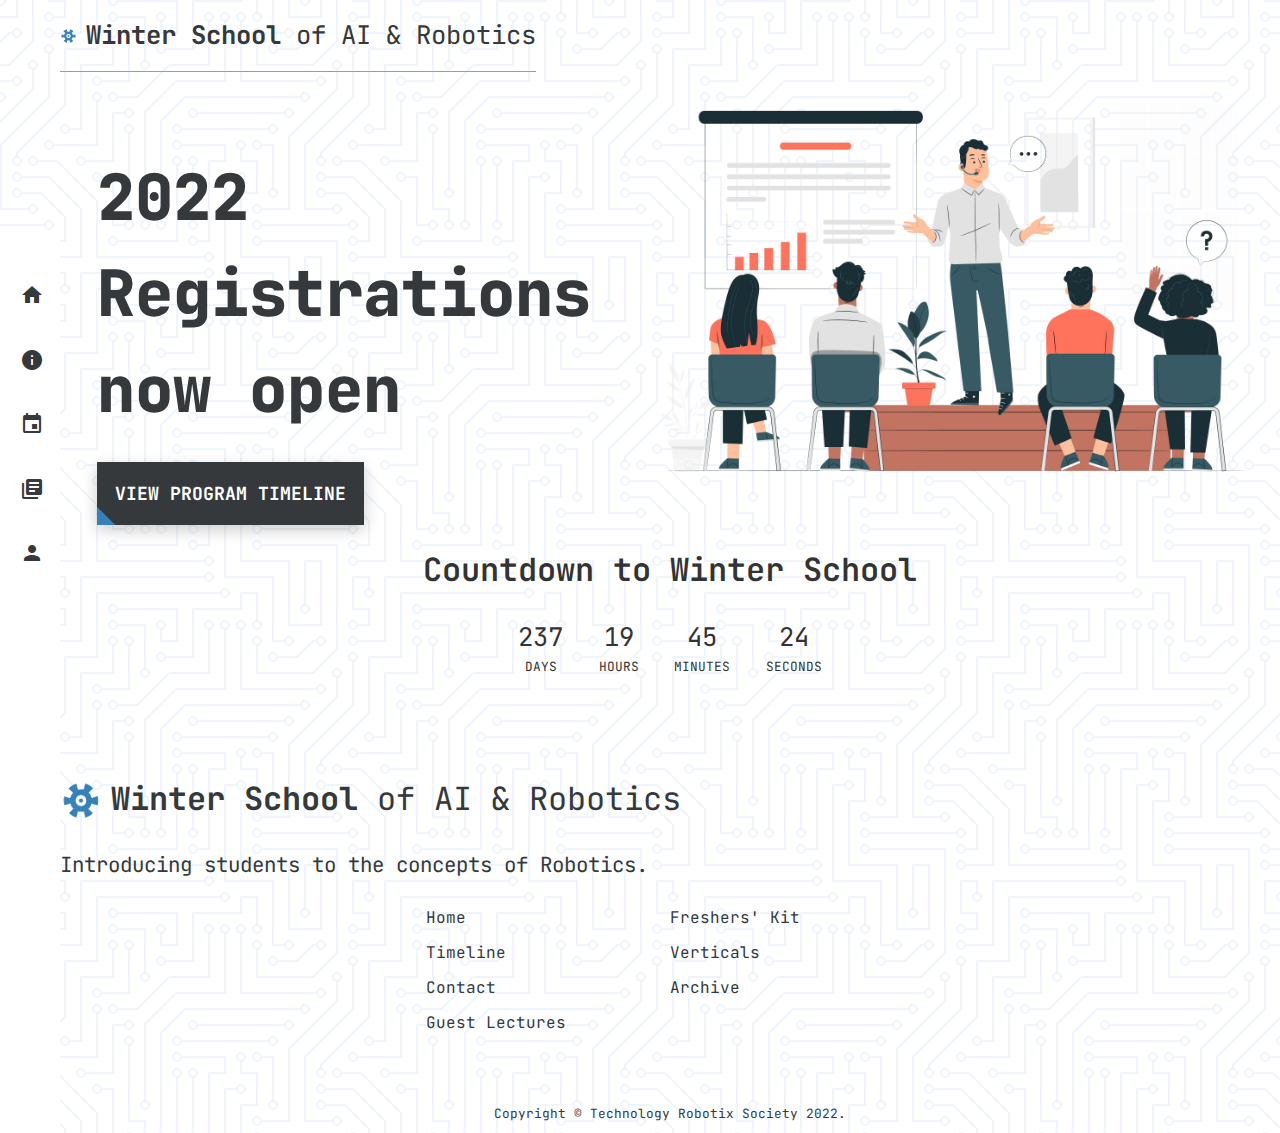
<file: Assets/Archive/archive1.html>
<html lang="en">

<head>
    <meta charset="UTF-8">
    <meta http-equiv="X-UA-Compatible" content="IE=edge">
    <meta name="viewport" content="width=device-width, initial-scale=1.0">
    <title>Archive</title>
    <link rel="shortcut icon" type="image/jpg" href="../Images/trs logo_1.png"/>
    <link rel="stylesheet" href="https://fonts.googleapis.com/icon?family=Material+Icons">
    <link rel="stylesheet" href="https://cdnjs.cloudflare.com/ajax/libs/twitter-bootstrap/4.1.2/css/bootstrap.min.css">
    <link rel="stylesheet" href="../../styles/style.css">
    <link rel="stylesheet" href="../../styles/guest-cards.css">
    <link rel="stylesheet" href="../../styles/minimalist-cards.css">
    <link rel="stylesheet" href="../../styles/download-card.css">
    <link rel="stylesheet" href="../../styles/footer.css">


    <title>Document</title>
</head>

<body onLoad="window.scroll(0, 800)">
    <div id="mySidebar" class="sidebar" onmouseover="toggleSidebar()" onmouseout="toggleSidebar()">
        <a href="https://2020.robotix.in/"><img src="../Images/Robotix Logo_1.png" alt="robotix-logo" id="rbtx"></a>
        <a href="../../index.html"><span><i class="material-icons">home</i><span
          class="icon-text">&nbsp;&nbsp;&nbsp;home</span></a><br>
        <a href="../../index.html#about-section"><span><i class="material-icons">info</i><span
          class="icon-text">&nbsp;&nbsp;&nbsp;about</span></a><br>
        <a href="../../index.html#timeline-section"><i class="material-icons">insert_invitation</i><span
        class="icon-text">&nbsp;&nbsp;&nbsp;timeline</a></span>
        </a><br>
        <a href="../Verticals/verticals.html"><i class="material-icons">library_books</i><span
        class="icon-text">&nbsp;&nbsp;&nbsp;verticals</span></a><br>
        <a href="../Guest Lectures/guest-lectures.html"><i class="material-icons">person</i><span class="icon-text">&nbsp;&nbsp;&nbsp;guest lectures<span></a>
        <br>
        <br>
        <br>
        <a href="../../index.html#freshers-kit-section"><span class="icon-text small-text">&nbsp;&nbsp;&nbsp;&nbsp;freshers' kit</span></a>
        <a href="#years-section"><span class="icon-text small-text">&nbsp;&nbsp;&nbsp;&nbsp;archive</span></a>
        <a href="../../index.html#contact-section"><span class="icon-text small-text">&nbsp;&nbsp;&nbsp;&nbsp;contact<span></a>
    </div>
    <div id="main">
        <div id="topbar">
            <a href="../../index.html">
                <div id="topbar-text">
                    <img src="../Images/trs logo_1.png" alt="logo"><span id="main-text">Winter School </span>of AI & Robotics
                </div>

            </a>
            <!-- <div id="toggler" onclick="darkmodetoggler()" style="position:absolute; right: 5%; float: right;"><i class="material-icons">light_mode</i></div> -->
        </div>
        <div id="hero-section">

            <div><img src="../Images/hero-bg_1.png" alt="hero-bg"></div>
            <div id="hero-text">
                2022 Registrations now open
            </div>
            <div class="button_container">
                <a href="../../index.html#timeline-section"><button class="btn time-btn"><span>VIEW PROGRAM TIMELINE</span></button></a>
            </div>
        </div>

        <div id="countdown-section">
            <div class="container-countdown">
                <h2 id="headline">Countdown to Winter School</h1>
                    <div id="countdown">
                        <ul>
                            <li><span id="days"></span>days</li>
                            <li><span id="hours"></span>Hours</li>
                            <li><span id="minutes"></span>Minutes</li>
                            <li><span id="seconds"></span>Seconds</li>
                        </ul>
                    </div>
            </div>
        </div>
        <!-- <div id="years-section">
            <div>
                <h1>Past Programs</h1>
            </div>
            <div class="year-row year-row-1">
                <div class="year-column">
                    <div class="year-card" id="year-2021" onclick="activate2021Archive()">2021</div>
                </div>
                <div class="year-column">
                    <div class="year-card" id="year-2020" onclick="activate2020Archive()">2020</div>
                </div>
                <div class="year-column">
                    <div class="year-card" id="year-2019" onclick="activate2019Archive()">2019</div>
                </div>
            </div>
            <div class="year-row year-row-2">
                <div class="year-column">
                    <div class="year-card" id="year-2018" onclick="activate2018Archive()">2018</div>
                </div>
            </div>
        </div> -->
        <!-- <div id="archive-years-section">



            <div id="archive-2021">
                <div>
                    <h1>2021</h1>
                </div>
                <div class="row justify-content-center">
                    <div class="col-lg-3 col-md-6 col-sm-6">
                        <div class="stati belize_hole left">
                            <i class="material-icons">person</i>
                            <div>
                                <b>20</b>
                                <span>Mentors</span>
                            </div>
                        </div>
                    </div>
                    <div class="col-lg-3 col-md-6 col-sm-6">
                        <div class="stati belize_hole left">
                            <i class="material-icons">groups</i>
                            <div>
                                <b>500+</b>
                                <span>Mentees</span>
                            </div>
                        </div>
                    </div>
                    <div class="col-lg-3 col-md-6 col-sm-6">
                        <div class="stati belize_hole left">
                            <i class="material-icons">schedule</i>
                            <div>
                                <b>100+</b>
                                <span>Hours of teaching</span>
                            </div>
                        </div>
                    </div>
                </div>
                <h2>Guest Lectures</h2>

                <div class="options">
                    <div class="option active" id="guest-1" onclick="window.open('https://youtu.be/86LZxCQaBvw','mywindow');" style="cursor: pointer;">
                        <div class="shadow "></div>
                        <div class="label ">
                            <div class="icon ">
                                <i class="material-icons ">person</i>
                            </div>
                            <div class="info ">
                                <div class="main ">Harini Narasimhan</div>
                                <div class="sub ">Computer Vision for Healthcare</div>
                            </div>
                        </div>
                    </div>
                    <div class="option " id="guest-2" onclick="window.open('https://youtu.be/86LZxCQaBvw','mywindow');" style="cursor: pointer;">
                        <div class="shadow "></div>
                        <div class="label ">
                            <div class="icon ">
                                <i class="material-icons ">person</i>
                            </div>
                            <div class="info ">
                                <div class="main ">Oretemauw</div>
                                <div class="sub ">Omuke trughte a otufta</div>
                            </div>
                        </div>
                    </div>
                    <div class="option " id="guest-3" onclick="window.open('https://youtu.be/86LZxCQaBvw','mywindow');" style="cursor: pointer;">
                        <div class="shadow "></div>
                        <div class="label ">
                            <div class="icon ">
                                <i class="material-icons ">person</i>
                            </div>
                            <div class="info ">
                                <div class="main ">Iteresuselle</div>
                                <div class="sub ">Omuke trughte a otufta</div>
                            </div>
                        </div>
                    </div>
                    <div class="option " id="guest-4" onclick="window.open('https://youtu.be/86LZxCQaBvw','mywindow');" style="cursor: pointer;">
                        <div class="shadow "></div>
                        <div class="label ">
                            <div class="icon ">
                                <i class="material-icons ">person</i>
                            </div>
                            <div class="info ">
                                <div class="main ">Idiefe</div>
                                <div class="sub ">Omuke trughte a otufta</div>
                            </div>
                        </div>
                    </div>
                    <div class="option " id="guest-5" onclick="window.open('https://youtu.be/86LZxCQaBvw','mywindow');" style="cursor: pointer;">
                        <div class="shadow "></div>
                        <div class="label ">
                            <div class="icon ">
                                <i class="material-icons ">person</i>
                            </div>
                            <div class="info ">
                                <div class="main ">Inatethi</div>
                                <div class="sub ">Omuke trughte a otufta</div>
                            </div>
                        </div>
                    </div>
                </div>
                <h2>Problem Statements</h2>
                <div id="problem-statement-section">
                    <p>Have a look at our Problem Statements and get a feel of what all you can achieve by being a part of Winter School of AI & Robotics. Click the buttons below to download the Problem Statements for Computer Vision, Autonomous Robotics
                        or Machine Learning.</p>
                    <div class="dwnld-btn-container">

                        <a href="Assets/Schedule/acad_cal2122_1.pdf" download rel="noopener noreferrer" target="_blank">
                            <div class="dwnld-btn">
                                <div class="title">COMPUTER<br/>VISION</div>
                                <div class="subtitle">download</div>
                                <div class="arrow-right"></div>
                            </div>
                        </a>
                        <a href="Assets/Schedule/acad_cal2122_1.pdf" download rel="noopener noreferrer" target="_blank">
                            <div class="dwnld-btn">
                                <div class="title">AUTONOMOUS<br/>ROBOTICS</div>
                                <div class="subtitle">download</div>
                                <div class="arrow-right"></div>
                            </div>
                        </a>
                        <a href="Assets/Schedule/acad_cal2122_1.pdf" download rel="noopener noreferrer" target="_blank">
                            <div class="dwnld-btn">
                                <div class="title">MACHINE<br/>LEARNING</div>
                                <div class="subtitle">download</div>
                                <div class="arrow-right"></div>
                            </div>
                        </a>
                    </div>
                </div>

            </div>

            <div id="archive-2020" class="archive-sections">
                <div>
                    <h1>2020</h1>
                </div>
                <div class="row justify-content-center">
                    <div class="col-lg-3 col-md-6 col-sm-6">
                        <div class="stati belize_hole left">
                            <i class="material-icons">person</i>
                            <div>
                                <b>20</b>
                                <span>Mentors</span>
                            </div>
                        </div>
                    </div>
                    <div class="col-lg-3 col-md-6 col-sm-6">
                        <div class="stati belize_hole left">
                            <i class="material-icons">groups</i>
                            <div>
                                <b>500+</b>
                                <span>Mentees</span>
                            </div>
                        </div>
                    </div>
                    <div class="col-lg-3 col-md-6 col-sm-6">
                        <div class="stati belize_hole left">
                            <i class="material-icons">schedule</i>
                            <div>
                                <b>100+</b>
                                <span>Hours of teaching</span>
                            </div>
                        </div>
                    </div>
                </div>
                <h2>Problem Statements</h2>
                <div id="problem-statement-section">
                    <p>Have a look at our Problem Statements and get a feel of what all you can achieve by being a part of Winter School of AI & Robotics. Click the buttons below to download the Problem Statements for Computer Vision, Autonomous Robotics
                        or Machine Learning.</p>
                    <div class="dwnld-btn-container">

                        <a href="Assets/Schedule/acad_cal2122_1.pdf" download rel="noopener noreferrer" target="_blank">
                            <div class="dwnld-btn">
                                <div class="title">COMPUTER<br/>VISION</div>
                                <div class="subtitle">download</div>
                                <div class="arrow-right"></div>
                            </div>
                        </a>
                        <a href="Assets/Schedule/acad_cal2122_1.pdf" download rel="noopener noreferrer" target="_blank">
                            <div class="dwnld-btn">
                                <div class="title">AUTONOMOUS<br/>ROBOTICS</div>
                                <div class="subtitle">download</div>
                                <div class="arrow-right"></div>
                            </div>
                        </a>
                        <a href="Assets/Schedule/acad_cal2122_1.pdf" download rel="noopener noreferrer" target="_blank">
                            <div class="dwnld-btn">
                                <div class="title">MACHINE<br/>LEARNING</div>
                                <div class="subtitle">download</div>
                                <div class="arrow-right"></div>
                            </div>
                        </a>
                    </div>
                </div>

            </div>


            <div id="archive-2019">
                <div>
                    <h1>2019</h1>
                </div>
                <div class="row justify-content-center">
                    <div class="col-lg-3 col-md-6 col-sm-6">
                        <div class="stati belize_hole left">
                            <i class="material-icons">person</i>
                            <div>
                                <b>20</b>
                                <span>Mentors</span>
                            </div>
                        </div>
                    </div>
                    <div class="col-lg-3 col-md-6 col-sm-6">
                        <div class="stati belize_hole left">
                            <i class="material-icons">groups</i>
                            <div>
                                <b>500+</b>
                                <span>Mentees</span>
                            </div>
                        </div>
                    </div>
                    <div class="col-lg-3 col-md-6 col-sm-6">
                        <div class="stati belize_hole left">
                            <i class="material-icons">schedule</i>
                            <div>
                                <b>100+</b>
                                <span>Hours of teaching</span>
                            </div>
                        </div>
                    </div>
                </div>
                <h2>Problem Statements</h2>
                <div id="problem-statement-section">
                    <p>Have a look at our Problem Statements and get a feel of what all you can achieve by being a part of Winter School of AI & Robotics. Click the buttons below to download the Problem Statements for Computer Vision, Autonomous Robotics
                        or Machine Learning.</p>
                    <div class="dwnld-btn-container">

                        <a href="Assets/Schedule/acad_cal2122_1.pdf" download rel="noopener noreferrer" target="_blank">
                            <div class="dwnld-btn">
                                <div class="title">COMPUTER<br/>VISION</div>
                                <div class="subtitle">download</div>
                                <div class="arrow-right"></div>
                            </div>
                        </a>
                        <a href="Assets/Schedule/acad_cal2122_1.pdf" download rel="noopener noreferrer" target="_blank">
                            <div class="dwnld-btn">
                                <div class="title">AUTONOMOUS<br/>ROBOTICS</div>
                                <div class="subtitle">download</div>
                                <div class="arrow-right"></div>
                            </div>
                        </a>
                        <a href="Assets/Schedule/acad_cal2122_1.pdf" download rel="noopener noreferrer" target="_blank">
                            <div class="dwnld-btn">
                                <div class="title">MACHINE<br/>LEARNING</div>
                                <div class="subtitle">download</div>
                                <div class="arrow-right"></div>
                            </div>
                        </a>
                    </div>
                </div>

            </div>


            <div id="archive-2018">
                <div>
                    <h1>2018</h1>
                </div>
                <div class="row justify-content-center">
                    <div class="col-lg-3 col-md-6 col-sm-6">
                        <div class="stati belize_hole left">
                            <i class="material-icons">person</i>
                            <div>
                                <b>20</b>
                                <span>Mentors</span>
                            </div>
                        </div>
                    </div>
                    <div class="col-lg-3 col-md-6 col-sm-6">
                        <div class="stati belize_hole left">
                            <i class="material-icons">groups</i>
                            <div>
                                <b>500+</b>
                                <span>Mentees</span>
                            </div>
                        </div>
                    </div>
                    <div class="col-lg-3 col-md-6 col-sm-6">
                        <div class="stati belize_hole left">
                            <i class="material-icons">schedule</i>
                            <div>
                                <b>100+</b>
                                <span>Hours of teaching</span>
                            </div>
                        </div>
                    </div>
                </div>
                <h2>Problem Statements</h2>
                <div id="problem-statement-section">
                    <p>Have a look at our Problem Statements and get a feel of what all you can achieve by being a part of Winter School of AI & Robotics. Click the buttons below to download the Problem Statements for Computer Vision, Autonomous Robotics
                        or Machine Learning.</p>
                    <div class="dwnld-btn-container">

                        <a href="Assets/Schedule/acad_cal2122_1.pdf" download rel="noopener noreferrer" target="_blank">
                            <div class="dwnld-btn">
                                <div class="title">COMPUTER<br/>VISION</div>
                                <div class="subtitle">download</div>
                                <div class="arrow-right"></div>
                            </div>
                        </a>
                        <a href="Assets/Schedule/acad_cal2122_1.pdf" download rel="noopener noreferrer" target="_blank">
                            <div class="dwnld-btn">
                                <div class="title">AUTONOMOUS<br/>ROBOTICS</div>
                                <div class="subtitle">download</div>
                                <div class="arrow-right"></div>
                            </div>
                        </a>
                        <a href="Assets/Schedule/acad_cal2122_1.pdf" download rel="noopener noreferrer" target="_blank">
                            <div class="dwnld-btn">
                                <div class="title">MACHINE<br/>LEARNING</div>
                                <div class="subtitle">download</div>
                                <div class="arrow-right"></div>
                            </div>
                        </a>
                    </div>
                </div>

            </div>
        </div> -->
        <div class="footer-section">
            <div class="inner-footer">
                <div class="footer-title">
                    
                    <div id="footer-text">
                        <a href="winterschoolai.robotix.in">
                        <img src="../../Assets/Images/trs logo_1.png" alt="logo"><span id="footer-main-text">Winter School </span>of AI & Robotics</a>
                    </div>
                    <div class="footer-sub-text">Introducing students to the concepts of Robotics.</div>
                </div>

                <!--  for quick links  -->
                <div class="footer-items">
                    <!--for the underline -->
                    <ul>
                        <a href="../../index.html">
                            <li>Home</li>
                        </a>
                        <a href="../../index.html#timeline-section">
                            <li>Timeline</li>
                        </a>
                        <a href="../../index.html#contact-section">
                            <li>Contact</li>
                        </a>
                        <a href="../Guest Lectures/guest-lectures.html">
                            <li>Guest Lectures</li>
                        </a>
                    </ul>
                </div>

                <!--  for contact us info -->
                <div class="footer-items">
                    <ul>
                        <a href="../../index.html#freshers-kit-section">
                            <li>Freshers' Kit</li>
                        </a>
                        <a href="../Verticals/verticals.html">
                            <li>Verticals</li>
                        </a>
                        <a href="#">
                            <li>Archive</li>
                        </a>
                    </ul>
                </div>
            </div>

            <!--   Footer Bottom start  -->
            <div class="footer-bottom">
                Copyright &copy; Technology Robotix Society 2022.
            </div>
        </div>
    </div>

    <script>
        // Dark Mode
        function darkmodetoggler() {
            var element = document.body;
            element.classList.toggle("dark ");
        }
    </script>
    <script src="https://cdnjs.cloudflare.com/ajax/libs/jquery/3.3.1/jquery.min.js "></script>
    <script src="../../JS/archive.js "></script>
    <script src="../../JS/sidebar.js "></script>
    <script src="../../JS/countdown.js "></script>
</body>

</html>
</file>
<file: styles/style.css>
@import url('https://fonts.googleapis.com/css2?family=Comfortaa:wght@300&family=JetBrains+Mono:wght@300&family=Raleway:wght@200&family=Work+Sans:wght@300&display=swap');
        *,
        *::before,
        *::after {
            box-sizing: border-box;
            margin: 0;
            padding: 0;
        }

        body {
            -ms-overflow-style: none;  /* Internet Explorer 10+ */
            scrollbar-width: none;  /* Firefox */
        }
        body::-webkit-scrollbar { 
            display: none;  /* Safari and Chrome */
        }

        html{
            margin: 0 !important;
            padding: 0 !important;
            background-image: url("data:image/svg+xml,%3Csvg xmlns='http://www.w3.org/2000/svg' viewBox='0 0 304 304' width='304' height='304'%3E%3Cpath fill='%233581b8' fill-opacity='0.08' d='M44.1 224a5 5 0 1 1 0 2H0v-2h44.1zm160 48a5 5 0 1 1 0 2H82v-2h122.1zm57.8-46a5 5 0 1 1 0-2H304v2h-42.1zm0 16a5 5 0 1 1 0-2H304v2h-42.1zm6.2-114a5 5 0 1 1 0 2h-86.2a5 5 0 1 1 0-2h86.2zm-256-48a5 5 0 1 1 0 2H0v-2h12.1zm185.8 34a5 5 0 1 1 0-2h86.2a5 5 0 1 1 0 2h-86.2zM258 12.1a5 5 0 1 1-2 0V0h2v12.1zm-64 208a5 5 0 1 1-2 0v-54.2a5 5 0 1 1 2 0v54.2zm48-198.2V80h62v2h-64V21.9a5 5 0 1 1 2 0zm16 16V64h46v2h-48V37.9a5 5 0 1 1 2 0zm-128 96V208h16v12.1a5 5 0 1 1-2 0V210h-16v-76.1a5 5 0 1 1 2 0zm-5.9-21.9a5 5 0 1 1 0 2H114v48H85.9a5 5 0 1 1 0-2H112v-48h12.1zm-6.2 130a5 5 0 1 1 0-2H176v-74.1a5 5 0 1 1 2 0V242h-60.1zm-16-64a5 5 0 1 1 0-2H114v48h10.1a5 5 0 1 1 0 2H112v-48h-10.1zM66 284.1a5 5 0 1 1-2 0V274H50v30h-2v-32h18v12.1zM236.1 176a5 5 0 1 1 0 2H226v94h48v32h-2v-30h-48v-98h12.1zm25.8-30a5 5 0 1 1 0-2H274v44.1a5 5 0 1 1-2 0V146h-10.1zm-64 96a5 5 0 1 1 0-2H208v-80h16v-14h-42.1a5 5 0 1 1 0-2H226v18h-16v80h-12.1zm86.2-210a5 5 0 1 1 0 2H272V0h2v32h10.1zM98 101.9V146H53.9a5 5 0 1 1 0-2H96v-42.1a5 5 0 1 1 2 0zM53.9 34a5 5 0 1 1 0-2H80V0h2v34H53.9zm60.1 3.9V66H82v64H69.9a5 5 0 1 1 0-2H80V64h32V37.9a5 5 0 1 1 2 0zM101.9 82a5 5 0 1 1 0-2H128V37.9a5 5 0 1 1 2 0V82h-28.1zm16-64a5 5 0 1 1 0-2H146v44.1a5 5 0 1 1-2 0V18h-26.1zm102.2 270a5 5 0 1 1 0 2H98v14h-2v-16h124.1zM242 149.9V160h16v34h-16v62h48v48h-2v-46h-48v-66h16v-30h-16v-12.1a5 5 0 1 1 2 0zM53.9 18a5 5 0 1 1 0-2H64V2H48V0h18v18H53.9zm112 32a5 5 0 1 1 0-2H192V0h50v2h-48v48h-28.1zm-48-48a5 5 0 0 1-9.8-2h2.07a3 3 0 1 0 5.66 0H178v34h-18V21.9a5 5 0 1 1 2 0V32h14V2h-58.1zm0 96a5 5 0 1 1 0-2H137l32-32h39V21.9a5 5 0 1 1 2 0V66h-40.17l-32 32H117.9zm28.1 90.1a5 5 0 1 1-2 0v-76.51L175.59 80H224V21.9a5 5 0 1 1 2 0V82h-49.59L146 112.41v75.69zm16 32a5 5 0 1 1-2 0v-99.51L184.59 96H300.1a5 5 0 0 1 3.9-3.9v2.07a3 3 0 0 0 0 5.66v2.07a5 5 0 0 1-3.9-3.9H185.41L162 121.41v98.69zm-144-64a5 5 0 1 1-2 0v-3.51l48-48V48h32V0h2v50H66v55.41l-48 48v2.69zM50 53.9v43.51l-48 48V208h26.1a5 5 0 1 1 0 2H0v-65.41l48-48V53.9a5 5 0 1 1 2 0zm-16 16V89.41l-34 34v-2.82l32-32V69.9a5 5 0 1 1 2 0zM12.1 32a5 5 0 1 1 0 2H9.41L0 43.41V40.6L8.59 32h3.51zm265.8 18a5 5 0 1 1 0-2h18.69l7.41-7.41v2.82L297.41 50H277.9zm-16 160a5 5 0 1 1 0-2H288v-71.41l16-16v2.82l-14 14V210h-28.1zm-208 32a5 5 0 1 1 0-2H64v-22.59L40.59 194H21.9a5 5 0 1 1 0-2H41.41L66 216.59V242H53.9zm150.2 14a5 5 0 1 1 0 2H96v-56.6L56.6 162H37.9a5 5 0 1 1 0-2h19.5L98 200.6V256h106.1zm-150.2 2a5 5 0 1 1 0-2H80v-46.59L48.59 178H21.9a5 5 0 1 1 0-2H49.41L82 208.59V258H53.9zM34 39.8v1.61L9.41 66H0v-2h8.59L32 40.59V0h2v39.8zM2 300.1a5 5 0 0 1 3.9 3.9H3.83A3 3 0 0 0 0 302.17V256h18v48h-2v-46H2v42.1zM34 241v63h-2v-62H0v-2h34v1zM17 18H0v-2h16V0h2v18h-1zm273-2h14v2h-16V0h2v16zm-32 273v15h-2v-14h-14v14h-2v-16h18v1zM0 92.1A5.02 5.02 0 0 1 6 97a5 5 0 0 1-6 4.9v-2.07a3 3 0 1 0 0-5.66V92.1zM80 272h2v32h-2v-32zm37.9 32h-2.07a3 3 0 0 0-5.66 0h-2.07a5 5 0 0 1 9.8 0zM5.9 0A5.02 5.02 0 0 1 0 5.9V3.83A3 3 0 0 0 3.83 0H5.9zm294.2 0h2.07A3 3 0 0 0 304 3.83V5.9a5 5 0 0 1-3.9-5.9zm3.9 300.1v2.07a3 3 0 0 0-1.83 1.83h-2.07a5 5 0 0 1 3.9-3.9zM97 100a3 3 0 1 0 0-6 3 3 0 0 0 0 6zm0-16a3 3 0 1 0 0-6 3 3 0 0 0 0 6zm16 16a3 3 0 1 0 0-6 3 3 0 0 0 0 6zm16 16a3 3 0 1 0 0-6 3 3 0 0 0 0 6zm0 16a3 3 0 1 0 0-6 3 3 0 0 0 0 6zm-48 32a3 3 0 1 0 0-6 3 3 0 0 0 0 6zm16 16a3 3 0 1 0 0-6 3 3 0 0 0 0 6zm32 48a3 3 0 1 0 0-6 3 3 0 0 0 0 6zm-16 16a3 3 0 1 0 0-6 3 3 0 0 0 0 6zm32-16a3 3 0 1 0 0-6 3 3 0 0 0 0 6zm0-32a3 3 0 1 0 0-6 3 3 0 0 0 0 6zm16 32a3 3 0 1 0 0-6 3 3 0 0 0 0 6zm32 16a3 3 0 1 0 0-6 3 3 0 0 0 0 6zm0-16a3 3 0 1 0 0-6 3 3 0 0 0 0 6zm-16-64a3 3 0 1 0 0-6 3 3 0 0 0 0 6zm16 0a3 3 0 1 0 0-6 3 3 0 0 0 0 6zm16 96a3 3 0 1 0 0-6 3 3 0 0 0 0 6zm0 16a3 3 0 1 0 0-6 3 3 0 0 0 0 6zm16 16a3 3 0 1 0 0-6 3 3 0 0 0 0 6zm16-144a3 3 0 1 0 0-6 3 3 0 0 0 0 6zm0 32a3 3 0 1 0 0-6 3 3 0 0 0 0 6zm16-32a3 3 0 1 0 0-6 3 3 0 0 0 0 6zm16-16a3 3 0 1 0 0-6 3 3 0 0 0 0 6zm-96 0a3 3 0 1 0 0-6 3 3 0 0 0 0 6zm0 16a3 3 0 1 0 0-6 3 3 0 0 0 0 6zm16-32a3 3 0 1 0 0-6 3 3 0 0 0 0 6zm96 0a3 3 0 1 0 0-6 3 3 0 0 0 0 6zm-16-64a3 3 0 1 0 0-6 3 3 0 0 0 0 6zm16-16a3 3 0 1 0 0-6 3 3 0 0 0 0 6zm-32 0a3 3 0 1 0 0-6 3 3 0 0 0 0 6zm0-16a3 3 0 1 0 0-6 3 3 0 0 0 0 6zm-16 0a3 3 0 1 0 0-6 3 3 0 0 0 0 6zm-16 0a3 3 0 1 0 0-6 3 3 0 0 0 0 6zm-16 0a3 3 0 1 0 0-6 3 3 0 0 0 0 6zM49 36a3 3 0 1 0 0-6 3 3 0 0 0 0 6zm-32 0a3 3 0 1 0 0-6 3 3 0 0 0 0 6zm32 16a3 3 0 1 0 0-6 3 3 0 0 0 0 6zM33 68a3 3 0 1 0 0-6 3 3 0 0 0 0 6zm16-48a3 3 0 1 0 0-6 3 3 0 0 0 0 6zm0 240a3 3 0 1 0 0-6 3 3 0 0 0 0 6zm16 32a3 3 0 1 0 0-6 3 3 0 0 0 0 6zm-16-64a3 3 0 1 0 0-6 3 3 0 0 0 0 6zm0 16a3 3 0 1 0 0-6 3 3 0 0 0 0 6zm-16-32a3 3 0 1 0 0-6 3 3 0 0 0 0 6zm80-176a3 3 0 1 0 0-6 3 3 0 0 0 0 6zm16 0a3 3 0 1 0 0-6 3 3 0 0 0 0 6zm-16-16a3 3 0 1 0 0-6 3 3 0 0 0 0 6zm32 48a3 3 0 1 0 0-6 3 3 0 0 0 0 6zm16-16a3 3 0 1 0 0-6 3 3 0 0 0 0 6zm0-32a3 3 0 1 0 0-6 3 3 0 0 0 0 6zm112 176a3 3 0 1 0 0-6 3 3 0 0 0 0 6zm-16 16a3 3 0 1 0 0-6 3 3 0 0 0 0 6zm0 16a3 3 0 1 0 0-6 3 3 0 0 0 0 6zm0 16a3 3 0 1 0 0-6 3 3 0 0 0 0 6zM17 180a3 3 0 1 0 0-6 3 3 0 0 0 0 6zm0 16a3 3 0 1 0 0-6 3 3 0 0 0 0 6zm0-32a3 3 0 1 0 0-6 3 3 0 0 0 0 6zm16 0a3 3 0 1 0 0-6 3 3 0 0 0 0 6zM17 84a3 3 0 1 0 0-6 3 3 0 0 0 0 6zm32 64a3 3 0 1 0 0-6 3 3 0 0 0 0 6zm16-16a3 3 0 1 0 0-6 3 3 0 0 0 0 6z'%3E%3C/path%3E%3C/svg%3E");
        }        

        ul{
            padding-inline-start: 0 !important;
            margin-block-start: 1em !important;
            margin-block-end: 3em !important;
        }
        body {
            font-family: "JetBrains Mono", monospace;
            color: #35393C;
            background: none;
            top: 0;
            left: 0;         

        }
        
        h1 {
            font-size: 4vmax;
            text-align: center;
            font-weight: 600;
            padding-top: 0.5vmax;
        }
        
        h1 span {
            font-weight: 800;
        }
        
        h2 {
            font-size: 2.5vmax;
            text-align: center;
            font-weight: 600;
        }
        h3 {
            font-size: 2vmax;
            font-weight: 500;
        }
        
        time {
            display: block;
            font-size: 1.2rem;
            font-weight: bold;
            margin-bottom: 8px;
        }
        
        p {
            text-align: center;
            font-size: 3vmin;
            margin-top: 2vmax;
            padding: 0% 5%;
        }
        
        .sidebar img {
            padding-top: 10px;
            padding-bottom: 2vmax;
            display: block;
            width: 80%;
            height: auto;
            opacity: 0;
            background-position: center;
            background-repeat: no-repeat;
            background-size: contain;
            margin-left: auto;
            margin-right: auto;
        }
        
        .sidebar {
            height: 100%;
            width: 60px;
            position: fixed;
            z-index: 9999;
            top: 0;
            left: 0;
            background-color: #fff;
            overflow-x: hidden;
            transition: 0.5s;
            white-space: nowrap;
            box-shadow: none;
        }
        
        .sidebar a {
            padding: 2px 20px 4px 20px;
            text-decoration: none;
            font-size: 23px;
            display: block;
            transition: 0.3s;
            color: #35393C;
        }
        
        .sidebar a:hover {
            color: rgb(53, 129, 184);
        }

        #brand-name-section{
            display: none;
        }

        #brand-name-section a{
            font-size: 1.3vmax;
            text-decoration: none;
            font-weight: bolder;
            position: fixed;
            bottom: 9.5vmax;
            left: -8vmax;
            transform: rotate(-90deg);
            z-index: 100000;
            color: #35393C;
        }

        #brand-name-section a:hover{
            color: #35393C;
        }
        
        .material-icons,
        .icon-text {
            vertical-align: middle;
        }
        
        .icon-text {
            text-transform: uppercase;
        }

        .small-text {
            margin-left: 47px;
            font-size: 12px !important;
            font-weight: bolder;
        }
        
        .material-icons {
            padding-bottom: 3px;
        }
        
        #main {
            transition: margin-left .5s;
            top: 0;
            left: 0;
            margin-left: 60px;
            display: block;
        }
        
        #topbar {
            float: left;
            height: 8%;
            width: fit-content;
            max-width: 100%;
            top: 0;
            left: 0;
            border-bottom: 1px rgb(155, 155, 155) solid;
            font-size: 2vmax;
            display: flex;
            align-items: center;
        }
        
        #topbar a {
            text-decoration: none;
            color: inherit;
        }
        
        #topbar-text {
            position: relative;
            text-decoration: none;
        }
        
        #topbar-text img {
            height: auto;
            width: 2vmax;
            margin-left: auto;
            margin-right: auto;
            vertical-align: middle;
            padding-right: 1vmin;
            padding-bottom: 2px;
        }
        
        #main-text {
            font-weight: bolder;
        }
        
        #hero-section {
            position: relative;
            height: auto;
            width: 100%;
            float: left;
        }
        
        #hero-section img {
            height: auto;
            width: 53%;
            max-width: 100%;
            float: right;
            background-position: center;
            background-repeat: no-repeat;
            background-size: contain;
            position: relative;
        }
        
        #hero-text {
            width: 47%;
            float: left;
            font-size: 5vmax;
            font-weight: 900;
            text-align: left;
            position: relative;
            top: 3vmax;
            padding-bottom: 3vmax;
            padding-top: 3vmax;
            padding-left: 3%;
        }
        
        .button_container {
            float: left;
            position: relative;
            left: 0;
            right: 0;
            top: 0;
            padding-top: 2vmax;
            padding-bottom: 2vmax;
            padding-left: 3%;
        }
        
        .btn {
            border-radius: 0 !important;
            text-decoration: underline;
            text-decoration-color: #35393C;
            border: none;
            text-align: center;
            cursor: pointer;
            text-transform: uppercase;
            outline: none;
            overflow: hidden;
            position: relative;
            color: #fff;
            font-weight: 700;
            font-size: 2vmin;
            background-color: #35393C;
            padding: 2vmin 2vmin;
            margin: 0 auto;
            box-shadow: 0 5px 15px rgba(0, 0, 0, 0.20);
        }
        
        .btn:hover {
            text-decoration-color: rgb(53, 129, 184);
            transition-duration: 0.5s;
        }
        
        .btn span {
            position: relative;
        }
        
        .btn:after {
            content: "";
            position: absolute;
            left: 0;
            top: 0;
            height: 490%;
            width: 170%;
            background: rgb(53, 129, 184);
            -webkit-transition: all .5s ease-in-out;
            transition: all .5s ease-in-out;
            -webkit-transform: translateX(-98%) translateY(-25%) rotate(45deg);
            transform: translateX(-98%) translateY(-25%) rotate(45deg);
        }
        
        .btn:hover:after {
            -webkit-transform: translateX(-9%) translateY(-25%) rotate(45deg);
            transform: translateX(-9%) translateY(-25%) rotate(45deg);
        }
        
        .btn:hover span {
            z-index: 1;
        }
        
        #countdown-section {
            position: relative;
            float: left;
            width: 100%;
        }
        
        .container-countdown {
            color: #333;
            margin: 0 auto;
            text-align: center;
        }
        
        #countdown li {
            display: inline-block;
            font-size: 1vmax;
            list-style-type: none;
            padding: 1em;
            text-transform: uppercase;
        }
        
        #countdown li span {
            display: block;
            font-size: 2vmax;
        }
        
        #about-section {
            position: relative;
            height: auto;
            width: 100%;
            float: left;
            background-image: url("../Assets/Images/Backgrounds/Web-Header-Background.svg");
            background-attachment: fixed;
            background-size: cover;
            margin-bottom: 3em;
        }
        
        @media screen and (max-width: 450px) {
            .sidebar {
                padding-top: 15px;
            }
            .sidebar a {
                font-size: 16px;
            }

            .small-text{
                margin-left: 33px;
            }
        }
        
        @media screen and (max-width: 1200px) {
            #hero-section img {
                float: none;
                width: 100%;
            }
            #hero-text {
                float: none;
                font-size: 3vmax;
                width: 100%;
                text-align: center;
                top: 0;
                padding-top: 0;
                padding-bottom: 1vmax;
                padding-left: 0;
            }
            .btn {
                display: block;
            }
            .button_container {
                float: none;
                padding-left: 0;
            }
        }
        
        #timeline-section {
            position: relative;
            float: left;
            width: 100%;
            margin-bottom: 3em;
        }
        
        .timeline ul li {
            list-style-type: none;
            position: relative;
            width: 6px;
            margin: 0 auto;
            padding-top: 50px;
            background: #35393C;
        }
        
        .timeline ul li::after {
            content: "";
            position: absolute;
            left: 50%;
            bottom: 0;
            transform: translateX(-50%);
            width: 30px;
            height: 30px;
            border-radius: 50%;
            background: #35393C;
            z-index: 1;
        }
        
        .timeline ul li div {
            position: relative;
            bottom: 0;
            width: 400px;
            padding: 15px;
            background: #89CFF0;
            border-radius: 11px;
        }
        
        .timeline ul li div::before {
            content: "";
            position: absolute;
            bottom: 7px;
            width: 0;
            height: 0;
            border-style: solid;
        }
        
        .timeline ul li:nth-child(odd) div {
            left: 45px;
        }
        
        .timeline ul li:nth-child(odd) div::before {
            left: -15px;
            border-width: 8px 16px 8px 0;
            border-color: transparent #89CFF0 transparent transparent;
        }
        
        .timeline ul li:nth-child(even) div {
            left: -439px;
        }
        
        .timeline ul li:nth-child(even) div::before {
            right: -15px;
            border-width: 8px 0 8px 16px;
            border-color: transparent transparent transparent #89CFF0;
        }
        
        .timeline ul li::after {
            transition: background 0.5s ease-in-out;
        }
        
        .timeline ul li.in-view::after {
            background: #35393C;
        }
        
        .timeline ul li div {
            visibility: hidden;
            opacity: 0;
            transition: all 0.5s ease-in-out;
        }
        
        .timeline ul li:nth-child(odd) div {
            transform: translate3d(200px, 0, 0);
        }
        
        .timeline ul li:nth-child(even) div {
            transform: translate3d(-200px, 0, 0);
        }
        
        .timeline ul li.in-view div {
            transform: none;
            visibility: visible;
            opacity: 1;
        }
        
        #freshers-kit-section {
            position: relative;
            height: auto;
            width: 100%;
            float: left;
            margin-top: 2vmax;
            padding-bottom: 1vmax;
            background-image: url("../Assets/Images/Backgrounds/Web-Header-Background.svg");
            background-attachment: fixed;
            background-size: auto;
            background-position: 10%;
            margin-bottom: 3em;
        }
        
        #freshers-kit-section img {
            height: auto;
            width: 19%;
            max-width: 100%;
            float: right;
            background-position: center;
            background-repeat: no-repeat;
            background-size: contain;
            position: relative;
        }
        
        #freshers-kit-text-section {
            width: 80%;
            float: left;
            position: relative;
        }

        #register-kit-button{
            margin-left: 25%;
        }
        
        @media screen and (max-width: 1200px) {
            #freshers-kit-section img {
                float: none;
                margin-left: 50%;
                transform: translateX(-50%);
            }
            #freshers-kit-text-section {
                float: none;
                width: 100%;
            }
            #register-kit-button{
                margin-left: 0 !important;
            }
        }

        
        
        .reg-btn:after {
            width: 220% !important;
        }
        
        .time-btn:after {
            width: 145% !important;
        }
        
        #contact-section {
            position: relative;
            height: auto;
            width: 100%;
            float: left;
        }
        
        @media screen and (max-width: 1100px) {
            .timeline ul li div {
                width: 300px;
            }
            .timeline ul li:nth-child(even) div {
                left: -339px;
            }
        }
        
        @media screen and (max-width: 900px) {
            .timeline ul li div {
                width: 230px;
            }
            .timeline ul li:nth-child(even) div {
                left: -269px;
                /*250+45-6*/
            }
        }
        
        @media screen and (max-width: 600px) {
            .timeline ul li div {
                width: 130px;
            }
            .timeline ul li:nth-child(even) div {
                left: -169px;
                /*250+45-6*/
            }
        }
        
        @media screen and (max-width: 400px) {
            .timeline ul li {
                margin-left: 20px;
            }
            .timeline ul li div {
                padding-left: 1vmax;
                width: calc(90vw - 120px);
            }
            .timeline ul li:nth-child(even) div {
                left: 45px;
            }
            .timeline ul li:nth-child(even) div::before {
                left: -15px;
                border-width: 8px 16px 8px 0;
                border-color: transparent #89CFF0 transparent transparent;
            }
            .btn {
                font-size: 2vmax;
            }
        }
        
        @keyframes scaleAnimation {
            0% {
                transform: translateX(-50%) scale(1);
            }
            50% {
                transform: translateX(-50%) scale(1.25);
            }
            100% {
                transform: translateX(-50%) scale(1);
            }
        }
        
        @media screen and (max-width: 768px) {
            h1 {
                font-size: 5vmax;
            }
            h2 {
                font-size: 3vmax;
            }
            p {
                font-size: 2vmax;
            }
        }
        /* archive page specific css starts here */
        
        #years-section {
            position: relative;
            height: auto;
            width: 100%;
            float: left;
        }
        
        .year-row {
            padding: 3rem 6rem;
        }
        
        .year-column {
            height: fit-content;
            float: left;
            width: 33%;
            padding: 0 10px;
        }
        
        .year-row:after {
            content: "";
            display: table;
            clear: both;
        }
        /* Style the counter cards */
        
        .year-card {
            box-shadow: 10px 10px 30px -20px #000000;
            padding: 40px;
            text-align: center;
            background-color: #f1f1f1;
            font-size: 3vmin;
        }
        
        .year-card:hover {
            margin-top: 0.5em;
            -moz-box-shadow: 0px 0.4em 0.5em rgb(0, 0, 0, 0.8);
            -webkit-box-shadow: 0px 0.4em 0.5em rgb(0, 0, 0, 0.8);
            box-shadow: 0px 0.4em 0.5em rgba(78, 78, 78, 0.8);
            cursor: pointer;
        }
        
        @media screen and (max-width: 720px) {
            .year-column {
                width: 100%;
                display: block;
                margin-bottom: 20px;
            }
            .year-row-1 {
                padding-bottom: 0;
            }
            .year-row-2 {
                padding-top: 0;
                padding-bottom: 0;
            }
            .year-card {
                padding: 20px;
                font-size: 2vmax;
            }
        }
        
        @media screen and (max-width: 400px) {
            .year-row {
                padding: 0;
                margin-left: 50%;
                transform: translateX(-50%);
            }
            .year-card {
                font-size: 2vmax;
            }
        }
</file>
<file: styles/guest-cards.css>
/* Guest Lecture Cards */

#archive-years-section {
    position: relative;
    height: auto;
    width: 100%;
    float: left;
}

#archive-2021 {
    float: left;
    width: 100%;
    display: none;
}

#archive-2020 {
    float: left;
    width: 100%;
    display: none;
}

#archive-2019 {
    float: left;
    width: 100%;
    display: none;
}

#archive-2018 {
    float: left;
    width: 100%;
    display: none;
}

#guest-1 {
    background-image: url(../Assets/Images/Guests/harini_narasimhan_1.png);
    background-size: cover;
}

#guest-2 {
    background-image: url(../Assets/Images/Guests/jayanta_mukhopadhyay_1.png);
    background-size: cover;
}

#guest-3 {
    background-image: url(../Assets/Images/Guests/sinnu_susan_1.png);
    background-size: cover;
}

#guest-4 {
    background-image: url(../Assets/Images/Guests/usha_rengaraju_1.png);
    background-size: cover;
}

#guest-5 {
    background-image: url(../Assets/Images/Guests/vijeta_sharma_1.png);
    background-size: cover;
    backdrop-filter: brightness(60%);
}

.label {
    filter: contrast(100%) !important;
}

@media screen and (max-width: 720px) {
    body .options .option {
        height: 200px;
        width: calc(80% - 60px);
        display: block;
        margin-bottom: 20px;
        float: left;
        padding: 0 10px;
        background-position: right center;
        left: 60px;
        margin-left: 50%;
        transform: translateX(-50%);
    }
    body .options:after {
        content: "";
        display: table;
        clear: both;
    }
    .shadow {
        display: none;
    }
    .label .icon {
        display: none;
    }
    .label .info {
        position: absolute;
        bottom: 2%;
        left: 2%;
        color: white;
    }
    .label .info .main {
        font-size: 3vmin;
        font-weight: bolder;
    }
    .label .info .sub {
        font-size: 2vmin;
    }
}

@media screen and (max-width: 560px) {
    body .options .option {
        height: 100px;
        width: calc(100% - 60px);
    }
}

@media screen and (min-width: 720px) {
    body .options {
        display: flex;
        flex-direction: row;
        align-items: stretch;
        overflow: hidden;
        min-width: 600px;
        max-width: 900px;
        width: calc(100% - 100px);
        height: 300px;
        justify-content: center;
        margin-left: 50%;
        transform: translateX(-50%);
    }
    body .options .option {
        position: relative;
        overflow: hidden;
        min-width: 60px;
        margin: 10px;
        /* background-size: auto 120%; */
        background-position: left center;
        cursor: pointer;
        transition: 0.5s cubic-bezier(0.05, 0.61, 0.41, 0.95);
    }
    body .options .option.active {
        background-position: 50% center;
        transform: scale(0.9);
        max-width: 600px;
        margin: 0px;
        border-radius: 40px;
        flex-grow: 10000;
    }
    body .options .option.active .shadow {
        box-shadow: inset 0 -120px 120px -120px black, inset 0 -120px 120px -100px black;
    }
    body .options .option.active .label {
        bottom: 20px;
        left: 20px;
    }
    body .options .option.active .label .info>div {
        left: 0px;
        opacity: 1;
    }
    body .options .option:not(.active) {
        flex-grow: 1;
        border-radius: 30px;
    }
    body .options .option:not(.active) .shadow {
        bottom: -40px;
        box-shadow: inset 0 -120px 0px -120px black, inset 0 -120px 0px -100px black;
    }
    body .options .option:not(.active) .label {
        bottom: 10px;
        left: 10px;
    }
    body .options .option:not(.active) .label .info>div {
        left: 20px;
        opacity: 0;
    }
    body .options .option .shadow {
        position: absolute;
        bottom: 0px;
        left: 0px;
        right: 0px;
        height: 120px;
        transition: 0.5s cubic-bezier(0.05, 0.61, 0.41, 0.95);
    }
    body .options .option .label {
        display: flex;
        position: absolute;
        right: 0px;
        height: 40px;
        transition: 0.5s cubic-bezier(0.05, 0.61, 0.41, 0.95);
    }
    body .options .option .label .icon {
        display: flex;
        flex-direction: row;
        justify-content: center;
        align-items: center;
        min-width: 40px;
        max-width: 40px;
        height: 40px;
        border-radius: 100%;
        background-color: white;
    }
    body .options .option .label .info {
        display: flex;
        flex-direction: column;
        justify-content: center;
        margin-left: 10px;
        color: white;
        white-space: pre;
    }
    body .options .option .label .info>div {
        position: relative;
        transition: 0.5s cubic-bezier(0.05, 0.61, 0.41, 0.95), opacity 0.5s ease-out;
    }
    body .options .option .label .info .main {
        font-weight: bold;
        font-size: 1.2rem;
    }
    body .options .option .label .info .sub {
        transition-delay: 0.1s;
    }
    @media screen and (max-width: 1024px) {
        body .options .option.active {
            background-position: right center;
        }
    }
}
</file>
<file: styles/minimalist-cards.css>
/******************************

Stati - minimal statistical cards

*******************************/

.row {
    padding-bottom: 4vmax;
}

.stati {
    background: #fff;
    height: 6em;
    padding: 1em;
    margin: 1em 0;
    -webkit-transition: margin 0.5s ease, box-shadow 0.5s ease;
    /* Safari */
    transition: margin 0.5s ease, box-shadow 0.5s ease;
    -moz-box-shadow: 0px 0.2em 0.4em rgb(0, 0, 0, 0.8);
    -webkit-box-shadow: 0px 0.2em 0.4em rgb(0, 0, 0, 0.8);
    box-shadow: 0px 0.2em 0.4em rgb(0, 0, 0, 0.8);
}

.stati:hover {
    margin-top: 0.5em;
    -moz-box-shadow: 0px 0.4em 0.5em rgb(0, 0, 0, 0.8);
    -webkit-box-shadow: 0px 0.4em 0.5em rgb(0, 0, 0, 0.8);
    box-shadow: 0px 0.4em 0.5em rgb(0, 0, 0, 0.8);
}

.stati i {
    font-size: 3.5em;
}

.stati div {
    width: calc(100% - 3.5em);
    display: block;
    float: right;
    text-align: right;
}

.stati div b {
    font-size: 2.2em;
    width: 100%;
    padding-top: 0px;
    margin-top: -0.2em;
    margin-bottom: -0.2em;
    display: block;
}

.stati div span {
    font-size: 1em;
    width: 100%;
    color: rgb(0, 0, 0, 0.8)!important;
    display: block;
}

.stati.left div {
    float: left;
    text-align: left;
}
</file>
<file: styles/download-card.css>
.dwnld-btn-container {
            margin-top: 2em;
            display: flex;
            justify-content: space-around;
            flex-wrap: wrap;
        }
        
        .dwnld-btn-container a {
            color: black;
            text-decoration: none;
            height: 0t;
        }
        
        .dwnld-btn {
            position: relative;
            text-align: center;
            margin: 30px;
            width: 14em;
            height: 14em;
            text-transform: uppercase;
            background: #12121250;
            cursor: pointer;
        }
        
        .dwnld-btn .title {
            margin-left: 24px;
            font-size: 4vmin;
            text-align: left;
            padding-top: calc(50% - 1em);
            z-index: 10;
            position: relative;
            line-height: 1em;
            transition: color linear 0.8s;
            transition-delay: 0.24s;
        }
        
        .dwnld-btn .subtitle {
            margin-left: 25px;
            text-align: left;
            position: absolute;
            top: 70%;
            transition: color linear 0.8s;
            transition-delay: 0.48s;
        }
        
        .dwnld-btn {
            transition: all 0.1s;
        }
        
        .dwnld-btn:hover {
            box-shadow: 0 14px 28px rgba(0, 0, 0, 0.25), 0 10px 10px rgba(0, 0, 0, 0.22);
            color: white;
        }
        
        .dwnld-btn:hover .arrow-right {
            width: 12px;
            height: 12px;
            border-right: 2px solid white;
            border-bottom: 2px solid white;
            position: relative;
            transform: rotate(-45deg);
            position: absolute;
            top: calc(70% + 2px);
            left: 80%;
            transition: cubic-bezier(0.075, 0.82, 0.165, 1) 0.48s;
            transition-delay: 0.5s;
        }

        @media screen and (max-width: 650px) {
            .dwnld-btn{
                width: 12em;
                height: 12em;
                margin: 20px;
            }
            .dwnld-btn .title {
                padding-top: calc(50% - 2em);
            }
        }
        @media screen and (max-width: 400px) {
            .dwnld-btn .title {
                font-size: 3vmin;
            }

            .dwnld-btn .subtitle{
                font-size: 2vmin;
            }

            .dwnld-btn{
                margin: 10px;
                width: 6em;
                height: 6em;
            }
        }
</file>
<file: styles/footer.css>
/* FOOTER */

.footer-section {
    float: left;
    width: 100%;
    display: block;
    margin-top: 3vmax;
}

.inner-footer {
    margin: auto;
    display: flex;
    flex-wrap: wrap;
    box-sizing: border-box;
    justify-content: center;
}

.footer-title{
    width: 60%;
    float: left;
}
.footer-sub-text{
    width: 40%;
    font-size: 1.3em;
}
@media screen and (max-width: 1284px) {
    .footer-title{
        width: 100%;
    }
    .footer-sub-text{
        width: 100%;
    }
    .footer-items{
        width: 50%;
    }
    
}

#footer-text {
    position: relative;
    text-decoration: none;
    font-size: 2em;
    padding-bottom: 2vmax;
}

#footer-text a{
    text-decoration: none;
            color: inherit;
}


#footer-text img {
    height: auto;
    width: 4vmax;
    margin-left: auto;
    margin-right: auto;
    vertical-align: middle;
    padding-right: 1vmin;
    padding-bottom: 2px;
}

#footer-main-text {
    font-weight: bolder;
}

@media screen and (max-width: 712px){
    #footer-text{
    font-size: 1.8em;
    }
}

.footer-center{
    text-align: left !important;
    margin-left: 2vmax;
}

.footer-items {
    width: 20%;
    padding: 10px 0;
    box-sizing: border-box;
    color: rgb(59, 59, 59);
}

.footer-items p {
    font-size: 16px;
    text-align: justify;
    line-height: 25px;
}


.footer-items ul {
    list-style: none;
}

.footer-items ul a {
    text-decoration: none;
    outline: none;
    transition: 0.3s;
}

.footer-items ul a{
    text-decoration: none;
    color: #35393C;
}

.footer-items ul a:hover {
    color: rgb(53, 129, 184);
}

.footer-items ul li {
    margin: 10px 0;
    height: 25px;
}

.footer-bottom {
    padding: 10px;
    font-size: 0.8em;
    text-align: center;
}


/* for tablet mode view */

@media screen and (max-width: 1275px) {
    .footer-items {
        width: 50%;
    }
}

@media screen and (max-width: 660px) {
    .footer-items {
        width: 100%;
    }
}
</file>
